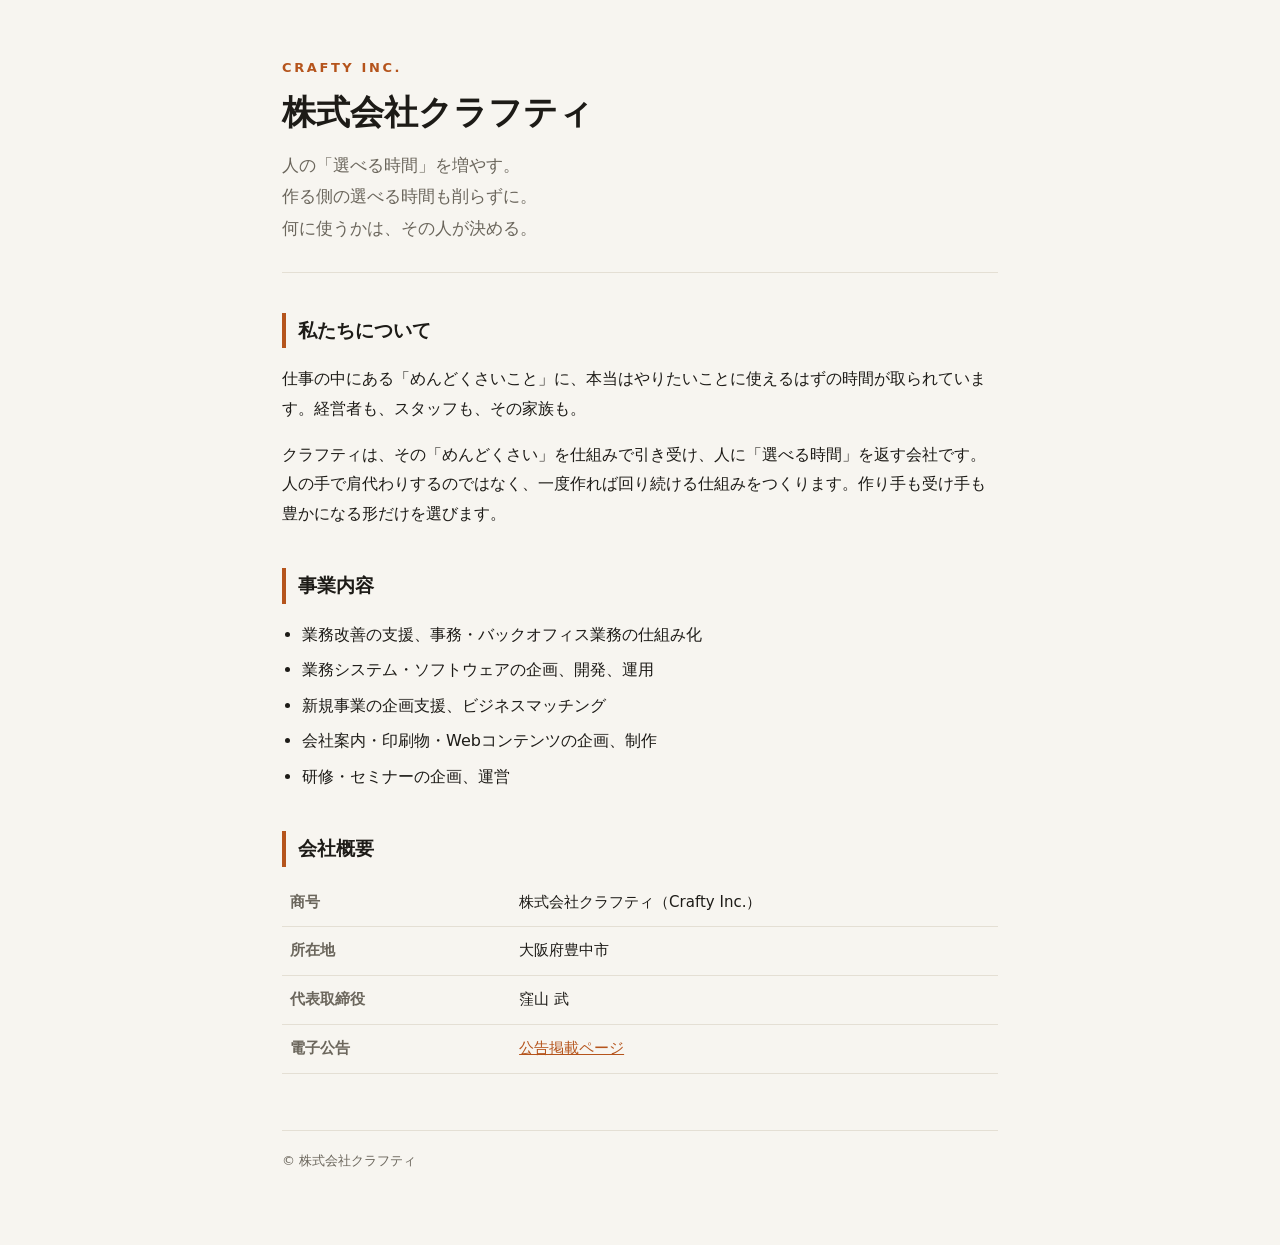
<file: index.html>
<!doctype html><html lang="ja"><head><meta charset="utf-8"><meta name="viewport" content="width=device-width,initial-scale=1">
<title>株式会社クラフティ</title><meta name="description" content="人の「選べる時間」を増やす。株式会社クラフティ"><link rel="stylesheet" href="style.css"></head>
<body><div class="wrap">
<header><div class="logo">CRAFTY INC.</div><h1>株式会社クラフティ</h1>
<p class="lead">人の「選べる時間」を増やす。<br>作る側の選べる時間も削らずに。<br>何に使うかは、その人が決める。</p></header>

<h2>私たちについて</h2>
<p>仕事の中にある「めんどくさいこと」に、本当はやりたいことに使えるはずの時間が取られています。経営者も、スタッフも、その家族も。</p>
<p>クラフティは、その「めんどくさい」を仕組みで引き受け、人に「選べる時間」を返す会社です。人の手で肩代わりするのではなく、一度作れば回り続ける仕組みをつくります。作り手も受け手も豊かになる形だけを選びます。</p>

<h2>事業内容</h2>
<ul>
<li>業務改善の支援、事務・バックオフィス業務の仕組み化</li>
<li>業務システム・ソフトウェアの企画、開発、運用</li>
<li>新規事業の企画支援、ビジネスマッチング</li>
<li>会社案内・印刷物・Webコンテンツの企画、制作</li>
<li>研修・セミナーの企画、運営</li>
</ul>

<h2>会社概要</h2>
<table>
<tr><th>商号</th><td>株式会社クラフティ（Crafty Inc.）</td></tr>
<tr><th>所在地</th><td>大阪府豊中市</td></tr>
<tr><th>代表取締役</th><td>窪山 武</td></tr>
<tr><th>電子公告</th><td><a href="koukoku/">公告掲載ページ</a></td></tr>
</table>

<footer>© 株式会社クラフティ</footer>
</div></body></html>
</file>
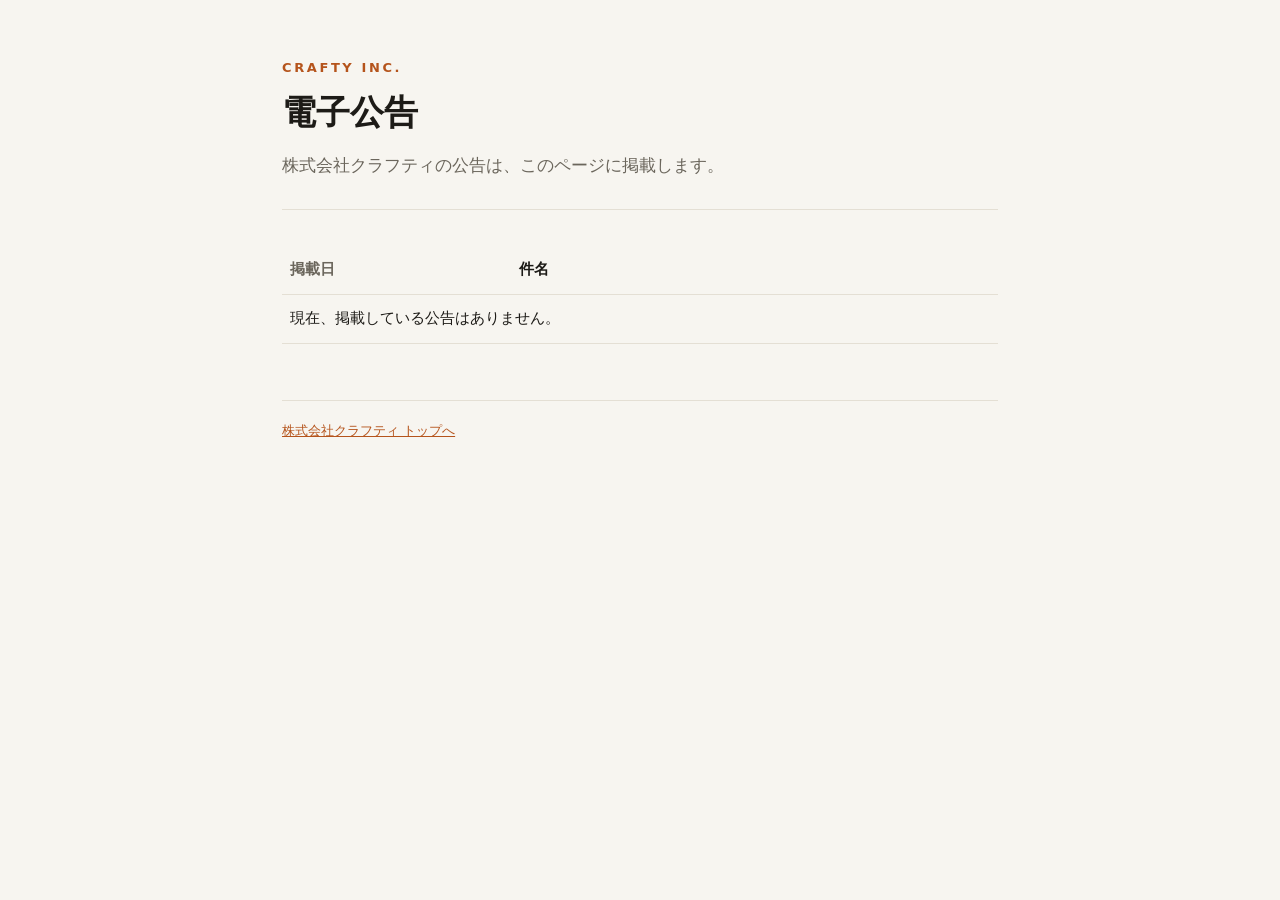
<file: koukoku/index.html>
<!doctype html><html lang="ja"><head><meta charset="utf-8"><meta name="viewport" content="width=device-width,initial-scale=1">
<title>電子公告｜株式会社クラフティ</title><link rel="stylesheet" href="../style.css"></head>
<body><div class="wrap">
<header><div class="logo">CRAFTY INC.</div><h1>電子公告</h1>
<p class="lead">株式会社クラフティの公告は、このページに掲載します。</p></header>
<table><tr><th>掲載日</th><td><strong>件名</strong></td></tr>
<tr><td colspan="2">現在、掲載している公告はありません。</td></tr></table>
<footer><a href="../">株式会社クラフティ トップへ</a></footer>
</div></body></html>
</file>
<file: style.css>
:root{--bg:#f7f5f0;--ink:#1d1b17;--muted:#6b665c;--line:#e4dfd4;--accent:#b5541c}
@media (prefers-color-scheme:dark){:root{--bg:#15140f;--ink:#ece7dc;--muted:#a49d8f;--line:#37342b;--accent:#e0803f}}
*{box-sizing:border-box}body{margin:0;background:var(--bg);color:var(--ink);font-family:"Hiragino Sans","Hiragino Kaku Gothic ProN","Noto Sans JP",system-ui,sans-serif;line-height:1.85}
.wrap{max-width:760px;margin:0 auto;padding:56px 22px 72px}header{border-bottom:1px solid var(--line);padding-bottom:28px;margin-bottom:36px}
.logo{font-size:13px;letter-spacing:.2em;color:var(--accent);font-weight:700}h1{font-size:34px;line-height:1.35;margin:10px 0 14px}
.lead{font-size:17px;color:var(--muted);margin:0}h2{font-size:19px;margin:40px 0 12px;padding-left:12px;border-left:4px solid var(--accent)}
ul{padding-left:20px}li{margin:6px 0}table{border-collapse:collapse;width:100%;font-size:15px}th,td{border-bottom:1px solid var(--line);padding:10px 8px;text-align:left;vertical-align:top}th{width:32%;color:var(--muted);font-weight:600}
a{color:var(--accent)}footer{margin-top:56px;padding-top:18px;border-top:1px solid var(--line);font-size:13px;color:var(--muted)}
</file>
